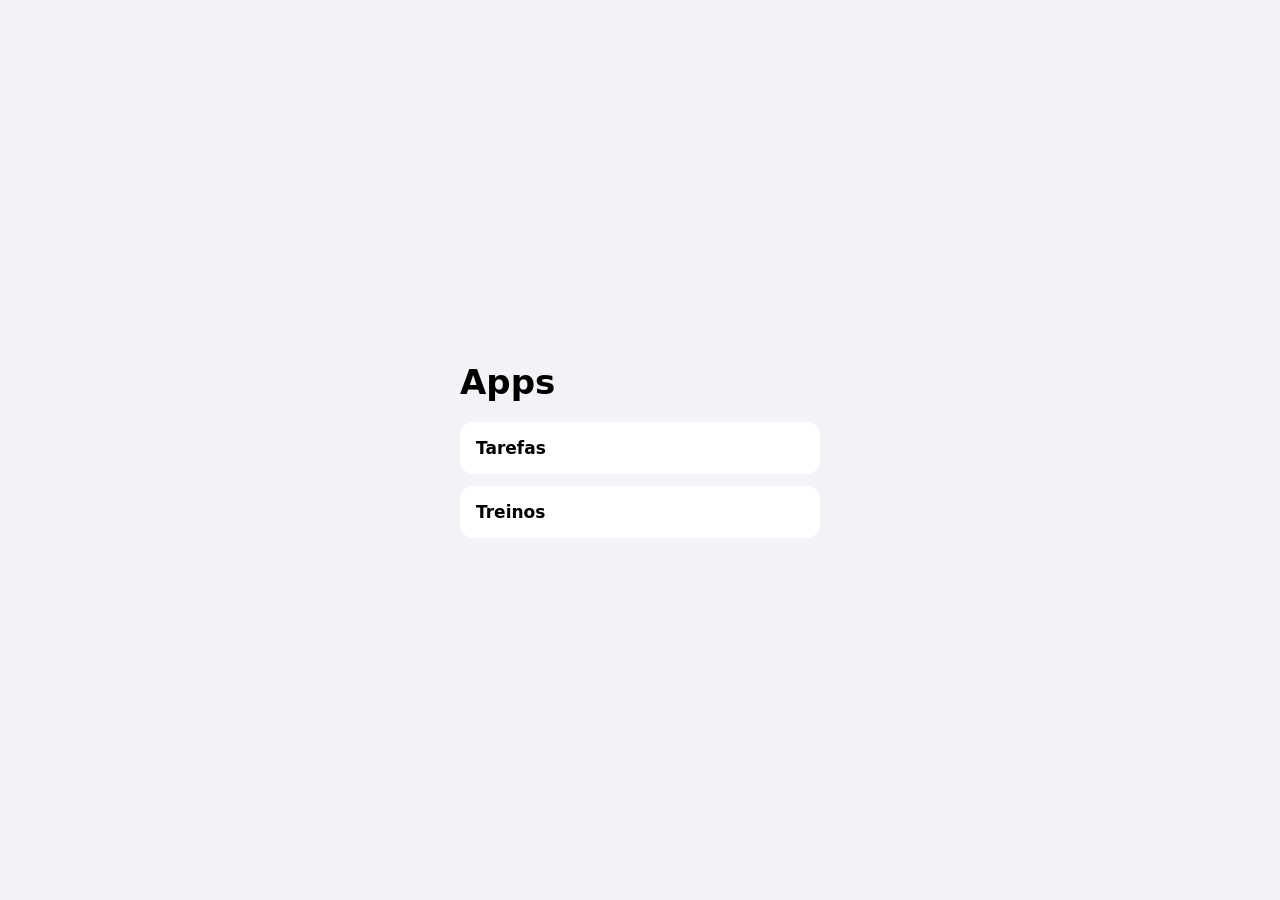
<file: index.html>
<!DOCTYPE html><html lang="pt-BR"><head><meta charset="UTF-8"><meta name="viewport" content="width=device-width, initial-scale=1"><meta name="color-scheme" content="dark light"><title>Apps</title><link rel="stylesheet" href="home.css"></head><body><main><h1>Apps</h1><a href="./tarefas/">Tarefas</a><a href="./treinos/">Treinos</a></main></body></html>
</file>
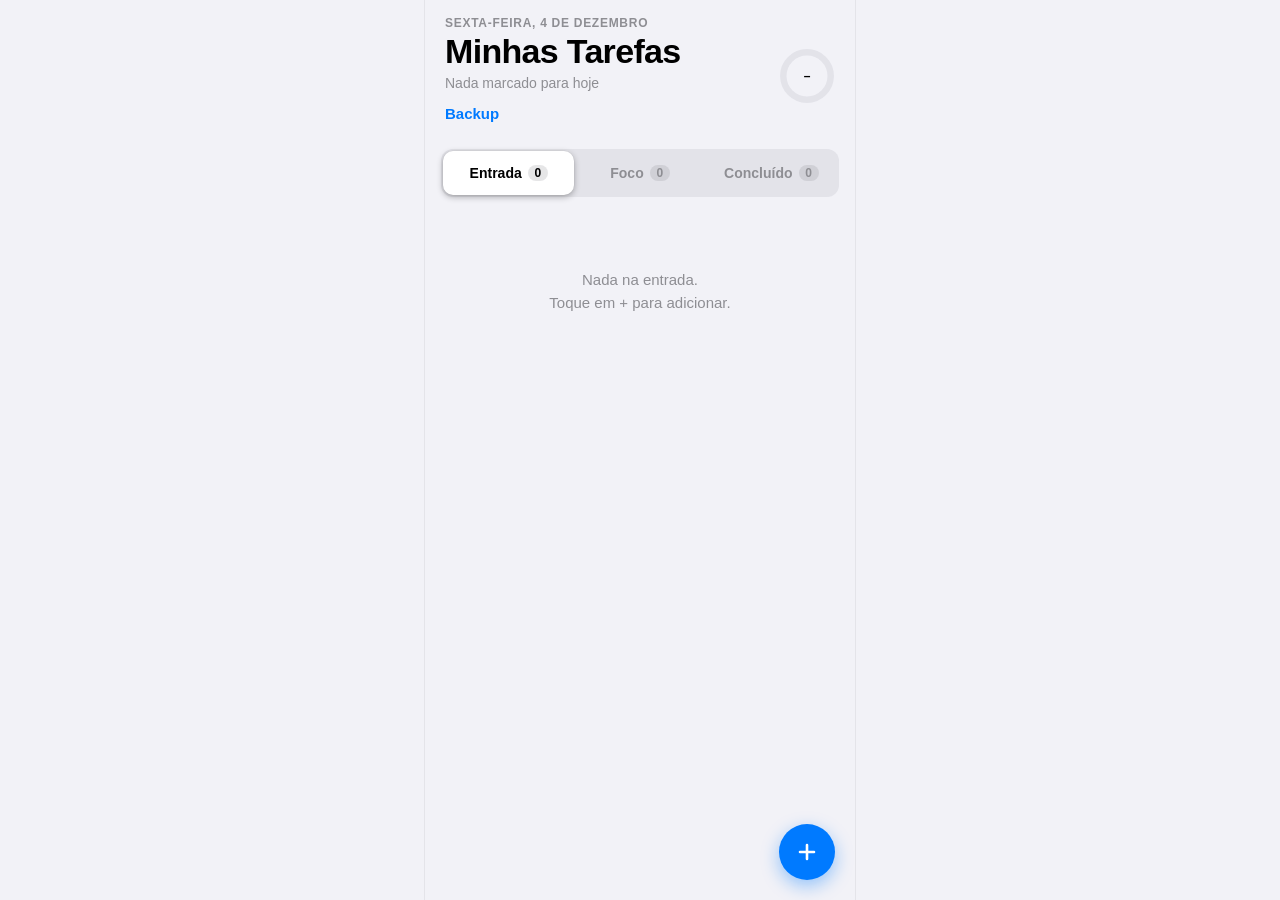
<file: tarefas/index.html>
<!DOCTYPE html>
<html lang="pt-BR">
<head>
  <meta charset="UTF-8">
  <!-- Segurança: só carrega scripts/estilos do próprio site; bloqueia código inline, conexões externas e envio de formulários -->
  <meta http-equiv="Content-Security-Policy" content="default-src 'none'; script-src 'self'; style-src 'self'; img-src 'self' data:; manifest-src 'self'; connect-src 'self'; worker-src 'self'; base-uri 'none'; form-action 'none'">
  <meta name="referrer" content="no-referrer">

  <!-- Viewport: bloqueia zoom acidental e usa a tela inteira (notch) -->
  <meta name="viewport" content="width=device-width, initial-scale=1, maximum-scale=1, user-scalable=no, viewport-fit=cover">

  <!-- PWA / Safari iOS -->
  <meta name="apple-mobile-web-app-capable" content="yes">
  <meta name="mobile-web-app-capable" content="yes">
  <meta name="apple-mobile-web-app-status-bar-style" content="black-translucent">
  <meta name="apple-mobile-web-app-title" content="Tarefas">
  <meta name="format-detection" content="telephone=no">
  <meta name="color-scheme" content="dark light">
  <meta name="theme-color" content="#1c1c1e" media="(prefers-color-scheme: dark)">
  <meta name="theme-color" content="#f2f2f7" media="(prefers-color-scheme: light)">

  <link rel="manifest" href="manifest.json">
  <link rel="icon" href="icon.svg" type="image/svg+xml">
  <!-- O iOS exige PNG para o ícone da Tela de Início. Gere um 180x180 e descomente: -->
  <link rel="apple-touch-icon" href="icon-180.png">

  <title>Minhas Tarefas</title>
  <link rel="stylesheet" href="style.css">
</head>
<body>

  <!-- Container centralizado, travado em 430px (largura de um iPhone Pro Max) -->
  <div class="app" id="app">

    <!-- ===== Cabeçalho: data em caixa alta + título + anel de progresso ===== -->
    <header class="app-header">
      <div class="header-text">
        <p class="eyebrow" id="data-hoje">&nbsp;</p>
        <h1>Minhas Tarefas</h1>
        <p class="resumo" id="resumo">&nbsp;</p>
        <div class="nav-links">
          <button class="nav-link" id="btn-backup" type="button">Backup</button>
        </div>
      </div>

      <div class="ring" id="ring" role="img" aria-label="Progresso do dia">
        <svg viewBox="0 0 52 52" aria-hidden="true">
          <circle class="ring-track" cx="26" cy="26" r="22"></circle>
          <circle class="ring-bar" id="ring-bar" cx="26" cy="26" r="22"></circle>
        </svg>
        <span class="ring-label" id="ring-label">–</span>
      </div>
    </header>

    <!-- ===== Segmented Control (estilo iOS) ===== -->
    <nav class="segmented" id="tabs" role="tablist" aria-label="Colunas">
      <span class="seg-pill" id="tab-indicator"></span>
      <button class="seg active" role="tab" data-tab="0" aria-selected="true">Entrada <span class="count" id="count-entrada">0</span></button>
      <button class="seg" role="tab" data-tab="1" aria-selected="false">Foco <span class="count" id="count-foco">0</span></button>
      <button class="seg" role="tab" data-tab="2" aria-selected="false">Concluído <span class="count" id="count-concluido">0</span></button>
    </nav>

    <!-- ===== Área deslizante: 3 painéis ===== -->
    <main class="viewport" id="viewport">
      <div class="slider" id="slider">

        <section class="panel" role="tabpanel">
          <div class="list" id="list-entrada"></div>
          <p class="empty" id="empty-entrada">Nada na entrada.<br>Toque em + para adicionar.</p>
        </section>

        <section class="panel" role="tabpanel">
          <div class="list" id="list-foco"></div>
          <p class="empty" id="empty-foco">Sem tarefas em foco.<br>Mova algo da Entrada para cá.</p>
        </section>

        <section class="panel" role="tabpanel">
          <div class="toolbar" id="toolbar-concluido">
            <button class="clear-link" id="btn-limpar" type="button">Limpar tudo</button>
          </div>
          <div class="list" id="list-concluido"></div>
          <p class="empty" id="empty-concluido">Nenhuma tarefa concluída ainda.</p>
        </section>

      </div>
    </main>

    <!-- Botão flutuante -->
    <button class="fab" id="fab" type="button" aria-label="Nova tarefa">
      <svg width="24" height="24" viewBox="0 0 24 24" aria-hidden="true"><path d="M12 5v14M5 12h14" stroke="#fff" stroke-width="2.6" stroke-linecap="round"/></svg>
    </button>

    <!-- ===== Folha modal (criar / editar) ===== -->
    <div class="overlay" id="overlay" aria-hidden="true">
      <form class="sheet" id="form-tarefa" novalidate>
        <div class="sheet-bar">
          <button type="button" class="link" id="btn-cancelar">Cancelar</button>
          <h2 id="sheet-titulo">Nova tarefa</h2>
          <button type="submit" class="link strong">Salvar</button>
        </div>

        <label class="field">
          <span>Título</span>
          <input type="text" id="f-titulo" maxlength="120" placeholder="O que precisa ser feito?" autocomplete="off" enterkeyhint="done">
        </label>

        <div class="field-row">
          <label class="field">
            <span>Categoria</span>
            <select id="f-categoria"></select>
          </label>
          <label class="field">
            <span>Coluna</span>
            <select id="f-status">
              <option value="entrada">Entrada</option>
              <option value="foco">Foco</option>
            </select>
          </label>
        </div>

        <label class="field">
          <span>Prazo</span>
          <input type="date" id="f-prazo">
        </label>

        <label class="field">
          <span>Subtarefas (uma por linha)</span>
          <textarea id="f-subs" rows="4" placeholder="Passo 1&#10;Passo 2"></textarea>
        </label>
      </form>
    </div>

    <!-- ===== Backup ===== -->
    <div class="overlay" id="ov-backup" aria-hidden="true">
      <div class="sheet">
        <div class="sheet-bar">
          <button type="button" class="link" id="bk-fechar">Fechar</button>
          <h2>Backup</h2>
          <span class="link"></span>
        </div>
        <p class="dica">Copie este texto e guarde em um lugar seguro (Notas, e-mail). Para restaurar, cole o texto aqui e toque em Importar.</p>
        <textarea id="bk-texto" rows="8" spellcheck="false" autocomplete="off" autocapitalize="off"></textarea>
        <div class="actions">
          <button type="button" class="act" id="bk-copiar">Copiar</button>
          <button type="button" class="act danger" id="bk-importar">Importar</button>
        </div>
      </div>
    </div>

    <!-- Aviso rápido (ex.: falha ao salvar) -->
    <div class="toast" id="toast" role="status" aria-live="polite"></div>

  </div><!-- /.app -->

  <script src="script.js"></script>
</body>
</html>
</file>
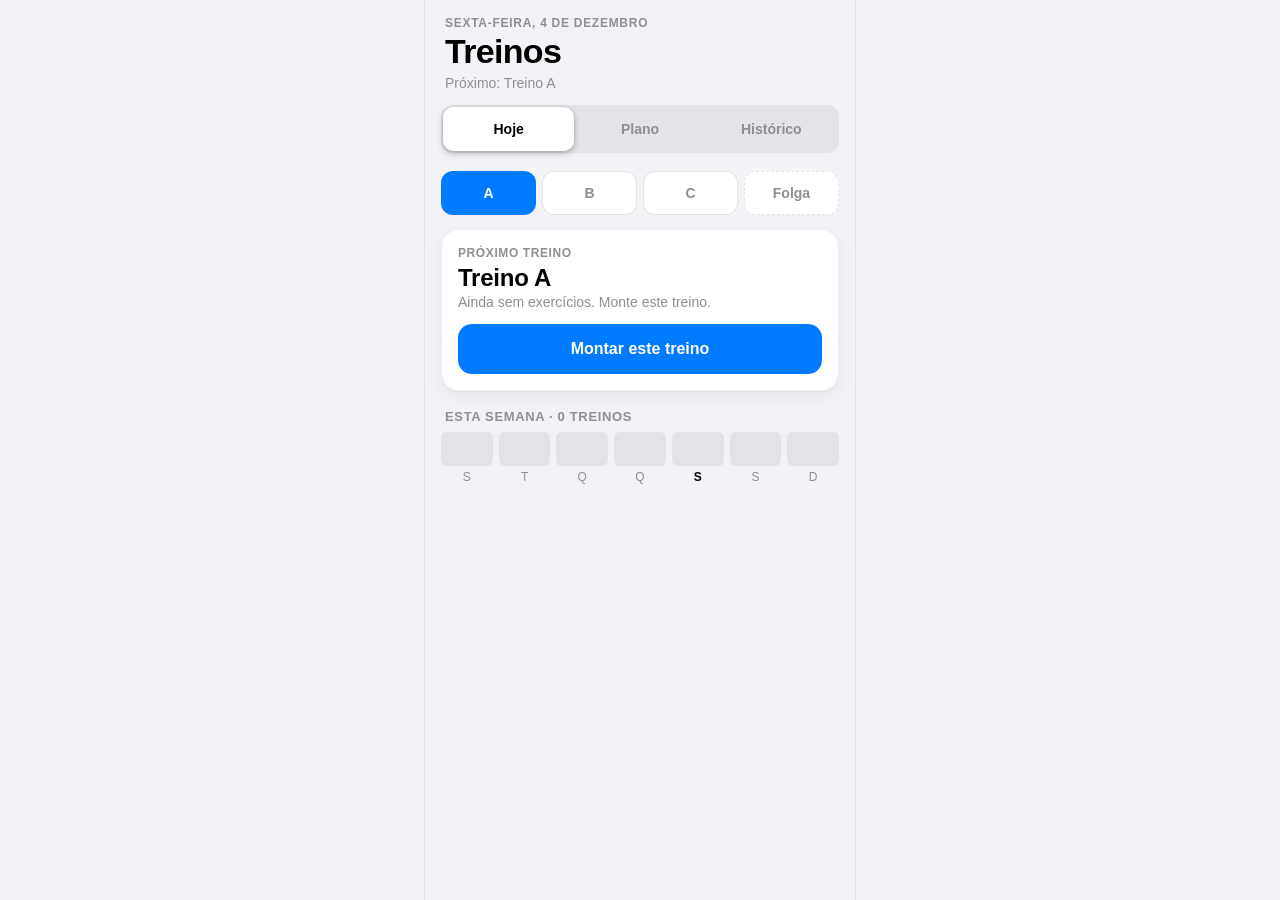
<file: treinos/index.html>
<!DOCTYPE html>
<html lang="pt-BR">
<head>
  <meta charset="UTF-8">
  <!-- Segurança: só carrega scripts/estilos do próprio site; bloqueia código inline, conexões externas e envio de formulários -->
  <meta http-equiv="Content-Security-Policy" content="default-src 'none'; script-src 'self'; style-src 'self'; img-src 'self' data:; manifest-src 'self'; connect-src 'self'; worker-src 'self'; base-uri 'none'; form-action 'none'">
  <meta name="referrer" content="no-referrer">
  <meta name="viewport" content="width=device-width, initial-scale=1, maximum-scale=1, user-scalable=no, viewport-fit=cover">

  <meta name="apple-mobile-web-app-capable" content="yes">
  <meta name="mobile-web-app-capable" content="yes">
  <meta name="apple-mobile-web-app-status-bar-style" content="black-translucent">
  <meta name="apple-mobile-web-app-title" content="Treinos">
  <meta name="format-detection" content="telephone=no">
  <meta name="color-scheme" content="dark light">
  <meta name="theme-color" content="#1c1c1e" media="(prefers-color-scheme: dark)">
  <meta name="theme-color" content="#f2f2f7" media="(prefers-color-scheme: light)">

  <link rel="manifest" href="manifest.json">
  <link rel="icon" href="icon.svg" type="image/svg+xml">
  <link rel="apple-touch-icon" href="icon-180.png">

  <title>Treinos</title>
  <link rel="stylesheet" href="style.css">
  <link rel="stylesheet" href="treinos.css">
</head>
<body>
  <div class="app" id="app">

    <header class="app-header">
      <div class="header-text">
        <p class="eyebrow" id="data-hoje">&nbsp;</p>
        <h1>Treinos</h1>
        <p class="resumo" id="resumo">&nbsp;</p>
      </div>
    </header>

    <nav class="segmented" id="tabs" role="tablist" aria-label="Seções">
      <span class="seg-pill" id="tab-indicator"></span>
      <button class="seg active" role="tab" data-tab="0" aria-selected="true">Hoje</button>
      <button class="seg" role="tab" data-tab="1" aria-selected="false">Plano</button>
      <button class="seg" role="tab" data-tab="2" aria-selected="false">Histórico</button>
    </nav>

    <main class="viewport" id="viewport">
      <div class="slider" id="slider">
        <section class="panel" role="tabpanel"><div id="hoje-conteudo"></div></section>
        <section class="panel" role="tabpanel"><div id="plano-lista"></div></section>
        <section class="panel" role="tabpanel"><div id="hist-lista"></div></section>
      </div>
    </main>

    <!-- ===== Tela: editar treino ===== -->
    <section class="screen" id="tela-editor" aria-hidden="true" aria-label="Editar treino">
      <div class="screen-top">
        <button type="button" class="link" id="ed-voltar">Voltar</button>
        <h2 id="ed-titulo">Treino A</h2>
        <span class="link"></span>
      </div>
      <div class="screen-body">
        <label class="field">
          <span>Nome do treino</span>
          <input type="text" id="ed-nome" maxlength="40" placeholder="Ex.: Peito e tríceps" autocomplete="off" enterkeyhint="done">
        </label>

        <div id="ed-lista"></div>

        <form class="ex-form" id="ed-form" novalidate>
          <p class="form-titulo" id="ed-form-titulo">Novo exercício</p>
          <label class="field">
            <span>Exercício</span>
            <input type="text" id="ex-nome" maxlength="80" placeholder="Ex.: Supino reto" autocomplete="off" enterkeyhint="next">
          </label>
          <div class="field-row3">
            <label class="field"><span>Séries</span><input type="text" id="ex-series" inputmode="numeric" maxlength="2" value="3" autocomplete="off"></label>
            <label class="field"><span>Repetições</span><input type="text" id="ex-reps" maxlength="12" value="10" autocomplete="off"></label>
            <label class="field"><span>Descanso (s)</span><input type="text" id="ex-desc" inputmode="numeric" maxlength="3" value="60" autocomplete="off"></label>
          </div>
          <label class="field">
            <span>Observação (opcional)</span>
            <input type="text" id="ex-obs" maxlength="200" placeholder="Ex.: cadência 3-1-1" autocomplete="off" enterkeyhint="done">
          </label>
          <div class="actions">
            <button type="button" class="act" id="ex-cancelar" hidden>Cancelar</button>
            <button type="submit" class="act strong" id="ex-salvar">Adicionar</button>
          </div>
        </form>
      </div>
    </section>

    <!-- ===== Tela: treino em andamento ===== -->
    <section class="screen" id="tela-sessao" aria-hidden="true" aria-label="Treino em andamento">
      <div class="screen-top">
        <button type="button" class="link" id="ss-sair">Sair</button>
        <p class="screen-sub" id="ss-info"></p>
        <button type="button" class="link strong" id="ss-fim">Finalizar</button>
      </div>
      <div class="progress"><div class="progress-bar" id="ss-barra"></div></div>
      <div class="screen-body" id="ss-corpo"></div>
      <div class="rest" id="ss-rest" hidden>
        <div class="rest-info">
          <p class="rest-rotulo" id="ss-rotulo">Descanso</p>
          <p class="rest-tempo" id="ss-tempo">00:00</p>
        </div>
        <button type="button" class="act" id="ss-mais">+30 s</button>
        <button type="button" class="act" id="ss-pular">Pular</button>
      </div>
      <div class="screen-foot">
        <button type="button" class="btn-sec" id="ss-ant">Anterior</button>
        <button type="button" class="btn-primary" id="ss-prox">Próximo</button>
      </div>
    </section>

    <!-- ===== Backup ===== -->
    <div class="overlay" id="ov-backup" aria-hidden="true">
      <div class="sheet">
        <div class="sheet-bar">
          <button type="button" class="link" id="bk-fechar">Fechar</button>
          <h2>Backup</h2>
          <span class="link"></span>
        </div>
        <p class="dica">Copie este texto e guarde em um lugar seguro (Notas, e-mail). Para restaurar, cole o texto aqui e toque em Importar.</p>
        <textarea id="bk-texto" rows="8" spellcheck="false" autocomplete="off" autocapitalize="off"></textarea>
        <div class="actions">
          <button type="button" class="act" id="bk-copiar">Copiar</button>
          <button type="button" class="act danger" id="bk-importar">Importar</button>
        </div>
      </div>
    </div>

    <div class="toast" id="toast" role="status" aria-live="polite"></div>
  </div>

  <script src="treinos.js"></script>
</body>
</html>
</file>
<file: home.css>
:root{color-scheme:dark light}body{margin:0;font:17px -apple-system,system-ui,sans-serif;background:#1c1c1e;color:#fff;display:grid;place-items:center;min-height:100vh}@media(prefers-color-scheme:light){body{background:#f2f2f7;color:#000}}main{width:min(90vw,360px);display:grid;gap:12px}h1{margin:0 0 8px}a{display:block;padding:16px;border-radius:14px;background:#2c2c2e;color:inherit;text-decoration:none;font-weight:600}@media(prefers-color-scheme:light){a{background:#fff}}
</file>
<file: tarefas/style.css>
/* =====================================================
   TAREFAS iOS — estilo premium (Dark Mode nativo)
   ===================================================== */

/* ---------- Variáveis: Dark Mode é o padrão ---------- */
:root {
  --bg: #1c1c1e;
  --card: #2c2c2e;
  --text: #ffffff;
  --text-2: #8e8e93;
  --sep: rgba(255, 255, 255, 0.08);
  --card-border: rgba(255, 255, 255, 0.05);
  --seg-bg: #2c2c2e;
  --seg-pill: #636366;               /* pílula ativa flutuando sobre o fundo */
  --field-bg: rgba(118, 118, 128, 0.24);
  --sheet-bg: #1c1c1e;
  --blue: #007aff;
  --green: #34c759;
  --red: #ff3b30;
  --orange: #ff9500;
  --gray: #8e8e93;
  --shadow: 0 1px 2px rgba(0, 0, 0, 0.3), 0 8px 20px rgba(0, 0, 0, 0.22);
}

/* ---------- Modo Claro (só se o aparelho estiver em claro) ---------- */
@media (prefers-color-scheme: light) {
  :root {
    --bg: #f2f2f7;
    --card: #ffffff;
    --text: #000000;
    --sep: rgba(60, 60, 67, 0.14);
    --card-border: rgba(0, 0, 0, 0.06);
    --seg-bg: rgba(118, 118, 128, 0.12);
    --seg-pill: #ffffff;
    --field-bg: rgba(118, 118, 128, 0.12);
    --sheet-bg: #f2f2f7;
    --shadow: 0 1px 2px rgba(0, 0, 0, 0.05), 0 6px 16px rgba(0, 0, 0, 0.05);
  }
}

/* ---------- Reset / base ---------- */
* {
  box-sizing: border-box;
  -webkit-tap-highlight-color: transparent;
}

[hidden] { display: none !important; }

html {
  height: 100%;
  overscroll-behavior-y: contain;       /* blinda o scroll elástico da página */
  -webkit-text-size-adjust: 100%;
}

body {
  margin: 0;
  height: 100%;
  background: var(--bg);
  color: var(--text);
  font-family: -apple-system, BlinkMacSystemFont, "SF Pro Text", "Helvetica Neue", Arial, sans-serif;
  font-size: 16px;
  -webkit-font-smoothing: antialiased;
  overflow: hidden;
  overscroll-behavior-y: contain;
  touch-action: pan-y;                  /* sem delay de clique; só rolagem vertical */
  user-select: none;
  -webkit-user-select: none;
  -webkit-touch-callout: none;
}

button {
  font: inherit;
  color: inherit;
  background: none;
  border: 0;
  padding: 0;
  cursor: pointer;
  touch-action: manipulation;
  -webkit-appearance: none;
  appearance: none;
}

/* 16px nos campos evita o zoom automático do Safari ao focar */
input, select, textarea {
  font: inherit;
  font-size: 16px;
  color: var(--text);
  user-select: text;
  -webkit-user-select: text;
  -webkit-appearance: none;
  appearance: none;
}

/* ---------- Container centralizado (máx. 430px) ---------- */
.app {
  position: relative;                   /* ancora o FAB e o modal dentro dos 430px */
  display: flex;
  flex-direction: column;
  width: 100%;
  max-width: 430px;
  height: 100%;
  height: 100dvh;
  margin: 0 auto;
  overflow: hidden;
  background: var(--bg);
  padding-top: env(safe-area-inset-top);
}

@media (min-width: 431px) {
  .app { box-shadow: 0 0 0 0.5px var(--sep); }   /* contorno sutil no desktop */
}

/* ---------- Cabeçalho ---------- */
.app-header {
  flex: none;
  display: flex;
  align-items: center;
  justify-content: space-between;
  gap: 12px;
  padding: 16px 20px 14px;
}

.eyebrow {
  margin: 0;
  font-size: 12px;
  font-weight: 600;
  color: var(--text-2);                 /* #8e8e93 */
  text-transform: uppercase;
  letter-spacing: 0.06em;
}

.app-header h1 {
  margin: 3px 0 0;
  font-size: 34px;
  font-weight: 800;
  letter-spacing: -0.02em;
  line-height: 1.1;
}

.resumo {
  margin: 5px 0 0;
  font-size: 14px;
  color: var(--text-2);
}

/* Anel de progresso */
.ring {
  position: relative;
  flex: none;
  width: 56px;
  height: 56px;
}
.ring svg { width: 100%; height: 100%; transform: rotate(-90deg); }
.ring circle { fill: none; stroke-width: 6; }
.ring-track { stroke: var(--seg-bg); }
.ring-bar {
  stroke: var(--green);
  stroke-linecap: round;
  stroke-dasharray: 138.23;             /* 2 * PI * 22 */
  stroke-dashoffset: 138.23;
  transition: stroke-dashoffset 0.6s cubic-bezier(0.25, 0.8, 0.25, 1);
}
.ring-label {
  position: absolute;
  inset: 0;
  display: grid;
  place-items: center;
  font-size: 12px;
  font-weight: 700;
}

/* ---------- Segmented Control ---------- */
.segmented {
  flex: none;
  position: relative;
  display: grid;
  grid-template-columns: repeat(3, 1fr);
  margin: 0 16px 14px;
  padding: 2px;                         /* margem interna sutil */
  background: var(--seg-bg);
  border-radius: 12px;
}

.seg-pill {
  position: absolute;
  top: 2px;
  bottom: 2px;
  left: 2px;
  width: calc((100% - 4px) / 3);
  background: var(--seg-pill);
  border-radius: 10px;
  box-shadow: 0 2px 6px rgba(0, 0, 0, 0.3), 0 0 0 0.5px rgba(0, 0, 0, 0.04);
  transition: transform 0.35s cubic-bezier(0.25, 0.8, 0.25, 1);
}

.seg {
  position: relative;
  z-index: 1;
  min-height: 44px;                     /* hit target */
  display: flex;
  align-items: center;
  justify-content: center;
  gap: 6px;
  font-size: 14px;
  font-weight: 600;
  color: var(--text-2);
  transition: color 0.25s;
}
.seg.active { color: var(--text); }

.count {
  min-width: 20px;
  padding: 1px 6px;
  border-radius: 999px;
  background: rgba(142, 142, 147, 0.22);
  font-size: 12px;
  font-weight: 700;
  text-align: center;
}

/* ---------- Slider ---------- */
.viewport {
  flex: 1;
  min-height: 0;
  overflow: hidden;
  touch-action: pan-y;
}

.slider {
  display: flex;
  width: 300%;
  height: 100%;
  transition: transform 0.35s cubic-bezier(0.25, 0.8, 0.25, 1);
  will-change: transform;
}

.panel {
  width: 33.3333%;
  height: 100%;
  overflow-y: auto;
  overscroll-behavior-y: contain;
  -webkit-overflow-scrolling: touch;
  padding: 2px 16px calc(110px + env(safe-area-inset-bottom));
}

.empty {
  margin: 56px 0 0;
  text-align: center;
  color: var(--text-2);
  font-size: 15px;
  line-height: 1.5;
}

.toolbar {
  display: flex;
  justify-content: flex-end;
  margin-bottom: 2px;
}

/* "Limpar tudo": link azul nativo */
.clear-link {
  min-height: 44px;
  padding: 0 4px;
  font-size: 16px;
  font-weight: 500;
  color: var(--blue);                   /* #007aff */
}
.clear-link:active { opacity: 0.5; }

/* ---------- Cards (widgets) ----------
   Cada card recebe --c (cor da categoria, "R,G,B") via JavaScript */
.card {
  background: var(--card);
  border-radius: 18px;
  border: 0.5px solid var(--card-border);
  box-shadow: var(--shadow);
  margin-bottom: 10px;
  transition: opacity 0.3s ease, transform 0.3s ease;
}

/* listas longas: o navegador só calcula o layout do que está na tela */
.card { content-visibility: auto; contain-intrinsic-size: auto 96px; }

.card.fade-out {
  opacity: 0;
  transform: scale(0.94);
}

.card-main {
  display: flex;
  align-items: flex-start;
  gap: 2px;
  min-height: 64px;
  padding: 8px 14px 8px 4px;
  cursor: pointer;
  touch-action: manipulation;
}

/* Círculo vazado nativo: borda herda a cor da categoria */
.check {
  flex: none;
  width: 44px;
  height: 44px;
  display: grid;
  place-items: center;
}

.check-circle {
  width: 24px;
  height: 24px;
  border-radius: 50%;
  border: 2px solid rgb(var(--c, 142, 142, 147));
  display: grid;
  place-items: center;
  transition: background 0.25s ease, border-color 0.25s ease, transform 0.15s ease;
}
.check:active .check-circle { transform: scale(0.88); }

.check-circle svg { opacity: 0; transform: scale(0.6); transition: opacity 0.2s, transform 0.25s; }

.card.done > .card-main .check-circle,
.sub.concluida .check-circle {
  background: rgb(var(--c, 142, 142, 147));
}
.card.done > .card-main .check-circle svg,
.sub.concluida .check-circle svg { opacity: 1; transform: scale(1); }

.card-body {
  flex: 1;
  min-width: 0;
  padding: 11px 0 4px;
}

.card-title {
  font-size: 17px;
  font-weight: 600;
  line-height: 1.3;
  overflow-wrap: anywhere;
  transition: opacity 0.35s ease;
}

/* Risca central animada (cresce da esquerda p/ a direita) + fade do texto */
.card-title .t {
  background: linear-gradient(currentColor, currentColor) no-repeat 0 55% / 0% 1.5px;
  -webkit-box-decoration-break: clone;
  box-decoration-break: clone;
  transition: background-size 0.4s ease, color 0.35s ease;
}
.card.done .card-title { opacity: 0.55; }
.card.done .card-title .t {
  background-size: 100% 1.5px;
  color: var(--text-2);
}

.card-meta {
  display: flex;
  flex-wrap: wrap;
  align-items: center;
  gap: 6px;
  margin-top: 8px;
}

.tag, .badge {
  font-size: 12px;
  font-weight: 600;
  padding: 3px 9px;
  border-radius: 999px;
  line-height: 1.2;
}

.tag {
  background: rgba(var(--c, 142, 142, 147), 0.18);
  color: rgb(var(--c, 142, 142, 147));
}

/* Selos de prazo (classes injetadas pelo JS) */
.badge.red    { background: rgba(255, 59, 48, 0.18);   color: var(--red); }
.badge.orange { background: rgba(255, 149, 0, 0.18);   color: var(--orange); }
.badge.gray   { background: rgba(142, 142, 147, 0.2);  color: var(--gray); }

/* Indicador discreto: "▼ 1/3 subtarefas" */
.sub-indicator {
  display: inline-flex;
  align-items: center;
  gap: 5px;
  margin-top: 8px;
  font-size: 13px;
  color: var(--text-2);
}
.sub-indicator .arrow {
  display: inline-block;
  font-size: 9px;
  transition: transform 0.3s ease;
}
.card.open .sub-indicator .arrow { transform: rotate(180deg); }

/* ---------- Accordion (transição de max-height) ---------- */
.card-extra {
  max-height: 0;
  overflow: hidden;
  transition: max-height 0.35s ease;
}

.extra-pad {
  margin: 0 14px;
  padding: 4px 0 12px;
  border-top: 0.5px solid var(--sep);
}

.sub {
  display: flex;
  align-items: center;
  min-height: 44px;
  transition: opacity 0.3s ease;
}
.sub .check-circle { width: 20px; height: 20px; }

.sub-text {
  flex: 1;
  min-width: 0;
  font-size: 15px;
  overflow-wrap: anywhere;
  background: linear-gradient(currentColor, currentColor) no-repeat 0 55% / 0% 1.5px;
  -webkit-box-decoration-break: clone;
  box-decoration-break: clone;
  transition: background-size 0.35s ease;
}
.sub.concluida { opacity: 0.5; }
.sub.concluida .sub-text { background-size: 100% 1.5px; }

.sub-del {
  flex: none;
  width: 44px;
  height: 44px;
  display: grid;
  place-items: center;
  color: var(--text-2);
}

.sub-add {
  display: flex;
  margin: 2px 0 8px;
}
.sub-add input {
  flex: 1;
  min-width: 0;
  min-height: 44px;
  padding: 0 12px;
  border: 0;
  border-radius: 12px;
  background: var(--field-bg);
}

.actions {
  display: flex;
  gap: 8px;
}
.act {
  flex: 1;
  min-height: 44px;
  padding: 0 8px;
  border-radius: 12px;
  background: var(--field-bg);
  font-size: 14px;
  font-weight: 600;
  color: var(--blue);
}
.act.danger { color: var(--red); }
.act:active { opacity: 0.6; }

/* ---------- Botão flutuante (dentro do container de 430px) ---------- */
.fab {
  position: absolute;
  right: 20px;
  bottom: calc(20px + env(safe-area-inset-bottom));
  width: 56px;
  height: 56px;
  border-radius: 50%;
  background: var(--blue);
  display: grid;
  place-items: center;
  box-shadow: 0 6px 18px rgba(0, 122, 255, 0.4);
  transition: transform 0.15s;
  z-index: 5;
}
.fab:active { transform: scale(0.92); }

/* ---------- Folha modal ---------- */
.overlay {
  position: absolute;
  inset: 0;
  z-index: 10;
  display: flex;
  align-items: flex-end;
  background: rgba(0, 0, 0, 0.45);
  opacity: 0;
  visibility: hidden;
  transition: opacity 0.25s ease, visibility 0.25s;
  overscroll-behavior: contain;
}
.overlay.open { opacity: 1; visibility: visible; }

.sheet {
  width: 100%;
  max-height: 92%;
  overflow-y: auto;
  overscroll-behavior: contain;
  background: var(--sheet-bg);
  border-radius: 22px 22px 0 0;
  border-top: 0.5px solid var(--sep);
  padding: 6px 16px calc(20px + env(safe-area-inset-bottom));
  transform: translateY(100%);
  transition: transform 0.35s cubic-bezier(0.25, 0.8, 0.25, 1);
}
.overlay.open .sheet { transform: translateY(0); }

.sheet-bar {
  display: flex;
  align-items: center;
  justify-content: space-between;
  margin-bottom: 8px;
}
.sheet-bar h2 { margin: 0; font-size: 17px; font-weight: 700; }

.link {
  min-width: 76px;
  min-height: 44px;
  font-size: 17px;
  color: var(--blue);
  text-align: left;
}
.link.strong { font-weight: 700; text-align: right; }

.field { display: block; margin-bottom: 14px; min-width: 0; }
.field > span {
  display: block;
  margin: 0 4px 6px;
  font-size: 13px;
  font-weight: 600;
  color: var(--text-2);
}
.field input,
.field select,
.field textarea {
  width: 100%;
  min-height: 44px;
  padding: 10px 12px;
  border: 0;
  border-radius: 12px;
  background: var(--card);
}
.field textarea { resize: none; line-height: 1.4; }
.field-row { display: grid; grid-template-columns: 1fr 1fr; gap: 12px; }

/* ---------- Aviso (toast) ---------- */
.toast {
  position: absolute;
  left: 16px;
  right: 16px;
  bottom: calc(84px + env(safe-area-inset-bottom));
  z-index: 20;
  padding: 12px 14px;
  border-radius: 14px;
  background: var(--card);
  border: 0.5px solid var(--sep);
  box-shadow: var(--shadow);
  font-size: 14px;
  text-align: center;
  opacity: 0;
  transform: translateY(8px);
  pointer-events: none;
  transition: opacity 0.25s ease, transform 0.25s ease;
}
.toast.show { opacity: 1; transform: none; }

@media (prefers-reduced-motion: reduce) {
  *, *::before, *::after { transition-duration: 0.01ms !important; }
}

/* ---------- Link de navegação entre páginas ---------- */
.nav-link {
  display: inline-flex;
  align-items: center;
  min-height: 44px;
  font-size: 15px;
  font-weight: 600;
  color: var(--blue);
  text-decoration: none;
}
.nav-link:active { opacity: 0.5; }

/* ---------- Links do cabeçalho ---------- */
.nav-links { display: flex; flex-wrap: wrap; gap: 4px 18px; }
.nav-link.feito { color: var(--green); }

/* ---------- Textos e botões compartilhados ---------- */
.dica { margin: 0 4px 10px; font-size: 13px; color: var(--text-2); line-height: 1.4; }
.act.strong { background: var(--blue); color: #fff; }
#bk-texto { width: 100%; padding: 12px; border: 0; border-radius: 12px; background: var(--card); resize: none; font-size: 13px; line-height: 1.4; margin-bottom: 12px; }

/* ---------- Aviso com ação (ex.: Desfazer) ---------- */
.toast.show.acao { pointer-events: auto; }
.toast.acao { display: flex; align-items: center; justify-content: space-between; gap: 12px; text-align: left; padding-top: 2px; padding-bottom: 2px; }
.toast-btn { flex: none; min-height: 44px; padding: 0 8px; font-size: 15px; font-weight: 700; color: var(--blue); }
</file>
<file: treinos/style.css>
/* =====================================================
   TAREFAS iOS — estilo premium (Dark Mode nativo)
   ===================================================== */

/* ---------- Variáveis: Dark Mode é o padrão ---------- */
:root {
  --bg: #1c1c1e;
  --card: #2c2c2e;
  --text: #ffffff;
  --text-2: #8e8e93;
  --sep: rgba(255, 255, 255, 0.08);
  --card-border: rgba(255, 255, 255, 0.05);
  --seg-bg: #2c2c2e;
  --seg-pill: #636366;               /* pílula ativa flutuando sobre o fundo */
  --field-bg: rgba(118, 118, 128, 0.24);
  --sheet-bg: #1c1c1e;
  --blue: #007aff;
  --green: #34c759;
  --red: #ff3b30;
  --orange: #ff9500;
  --gray: #8e8e93;
  --shadow: 0 1px 2px rgba(0, 0, 0, 0.3), 0 8px 20px rgba(0, 0, 0, 0.22);
}

/* ---------- Modo Claro (só se o aparelho estiver em claro) ---------- */
@media (prefers-color-scheme: light) {
  :root {
    --bg: #f2f2f7;
    --card: #ffffff;
    --text: #000000;
    --sep: rgba(60, 60, 67, 0.14);
    --card-border: rgba(0, 0, 0, 0.06);
    --seg-bg: rgba(118, 118, 128, 0.12);
    --seg-pill: #ffffff;
    --field-bg: rgba(118, 118, 128, 0.12);
    --sheet-bg: #f2f2f7;
    --shadow: 0 1px 2px rgba(0, 0, 0, 0.05), 0 6px 16px rgba(0, 0, 0, 0.05);
  }
}

/* ---------- Reset / base ---------- */
* {
  box-sizing: border-box;
  -webkit-tap-highlight-color: transparent;
}

[hidden] { display: none !important; }

html {
  height: 100%;
  overscroll-behavior-y: contain;       /* blinda o scroll elástico da página */
  -webkit-text-size-adjust: 100%;
}

body {
  margin: 0;
  height: 100%;
  background: var(--bg);
  color: var(--text);
  font-family: -apple-system, BlinkMacSystemFont, "SF Pro Text", "Helvetica Neue", Arial, sans-serif;
  font-size: 16px;
  -webkit-font-smoothing: antialiased;
  overflow: hidden;
  overscroll-behavior-y: contain;
  touch-action: pan-y;                  /* sem delay de clique; só rolagem vertical */
  user-select: none;
  -webkit-user-select: none;
  -webkit-touch-callout: none;
}

button {
  font: inherit;
  color: inherit;
  background: none;
  border: 0;
  padding: 0;
  cursor: pointer;
  touch-action: manipulation;
  -webkit-appearance: none;
  appearance: none;
}

/* 16px nos campos evita o zoom automático do Safari ao focar */
input, select, textarea {
  font: inherit;
  font-size: 16px;
  color: var(--text);
  user-select: text;
  -webkit-user-select: text;
  -webkit-appearance: none;
  appearance: none;
}

/* ---------- Container centralizado (máx. 430px) ---------- */
.app {
  position: relative;                   /* ancora o FAB e o modal dentro dos 430px */
  display: flex;
  flex-direction: column;
  width: 100%;
  max-width: 430px;
  height: 100%;
  height: 100dvh;
  margin: 0 auto;
  overflow: hidden;
  background: var(--bg);
  padding-top: env(safe-area-inset-top);
}

@media (min-width: 431px) {
  .app { box-shadow: 0 0 0 0.5px var(--sep); }   /* contorno sutil no desktop */
}

/* ---------- Cabeçalho ---------- */
.app-header {
  flex: none;
  display: flex;
  align-items: center;
  justify-content: space-between;
  gap: 12px;
  padding: 16px 20px 14px;
}

.eyebrow {
  margin: 0;
  font-size: 12px;
  font-weight: 600;
  color: var(--text-2);                 /* #8e8e93 */
  text-transform: uppercase;
  letter-spacing: 0.06em;
}

.app-header h1 {
  margin: 3px 0 0;
  font-size: 34px;
  font-weight: 800;
  letter-spacing: -0.02em;
  line-height: 1.1;
}

.resumo {
  margin: 5px 0 0;
  font-size: 14px;
  color: var(--text-2);
}

/* Anel de progresso */
.ring {
  position: relative;
  flex: none;
  width: 56px;
  height: 56px;
}
.ring svg { width: 100%; height: 100%; transform: rotate(-90deg); }
.ring circle { fill: none; stroke-width: 6; }
.ring-track { stroke: var(--seg-bg); }
.ring-bar {
  stroke: var(--green);
  stroke-linecap: round;
  stroke-dasharray: 138.23;             /* 2 * PI * 22 */
  stroke-dashoffset: 138.23;
  transition: stroke-dashoffset 0.6s cubic-bezier(0.25, 0.8, 0.25, 1);
}
.ring-label {
  position: absolute;
  inset: 0;
  display: grid;
  place-items: center;
  font-size: 12px;
  font-weight: 700;
}

/* ---------- Segmented Control ---------- */
.segmented {
  flex: none;
  position: relative;
  display: grid;
  grid-template-columns: repeat(3, 1fr);
  margin: 0 16px 14px;
  padding: 2px;                         /* margem interna sutil */
  background: var(--seg-bg);
  border-radius: 12px;
}

.seg-pill {
  position: absolute;
  top: 2px;
  bottom: 2px;
  left: 2px;
  width: calc((100% - 4px) / 3);
  background: var(--seg-pill);
  border-radius: 10px;
  box-shadow: 0 2px 6px rgba(0, 0, 0, 0.3), 0 0 0 0.5px rgba(0, 0, 0, 0.04);
  transition: transform 0.35s cubic-bezier(0.25, 0.8, 0.25, 1);
}

.seg {
  position: relative;
  z-index: 1;
  min-height: 44px;                     /* hit target */
  display: flex;
  align-items: center;
  justify-content: center;
  gap: 6px;
  font-size: 14px;
  font-weight: 600;
  color: var(--text-2);
  transition: color 0.25s;
}
.seg.active { color: var(--text); }

.count {
  min-width: 20px;
  padding: 1px 6px;
  border-radius: 999px;
  background: rgba(142, 142, 147, 0.22);
  font-size: 12px;
  font-weight: 700;
  text-align: center;
}

/* ---------- Slider ---------- */
.viewport {
  flex: 1;
  min-height: 0;
  overflow: hidden;
  touch-action: pan-y;
}

.slider {
  display: flex;
  width: 300%;
  height: 100%;
  transition: transform 0.35s cubic-bezier(0.25, 0.8, 0.25, 1);
  will-change: transform;
}

.panel {
  width: 33.3333%;
  height: 100%;
  overflow-y: auto;
  overscroll-behavior-y: contain;
  -webkit-overflow-scrolling: touch;
  padding: 2px 16px calc(110px + env(safe-area-inset-bottom));
}

.empty {
  margin: 56px 0 0;
  text-align: center;
  color: var(--text-2);
  font-size: 15px;
  line-height: 1.5;
}

.toolbar {
  display: flex;
  justify-content: flex-end;
  margin-bottom: 2px;
}

/* "Limpar tudo": link azul nativo */
.clear-link {
  min-height: 44px;
  padding: 0 4px;
  font-size: 16px;
  font-weight: 500;
  color: var(--blue);                   /* #007aff */
}
.clear-link:active { opacity: 0.5; }

/* ---------- Cards (widgets) ----------
   Cada card recebe --c (cor da categoria, "R,G,B") via JavaScript */
.card {
  background: var(--card);
  border-radius: 18px;
  border: 0.5px solid var(--card-border);
  box-shadow: var(--shadow);
  margin-bottom: 10px;
  transition: opacity 0.3s ease, transform 0.3s ease;
}

/* listas longas: o navegador só calcula o layout do que está na tela */
.card { content-visibility: auto; contain-intrinsic-size: auto 96px; }

.card.fade-out {
  opacity: 0;
  transform: scale(0.94);
}

.card-main {
  display: flex;
  align-items: flex-start;
  gap: 2px;
  min-height: 64px;
  padding: 8px 14px 8px 4px;
  cursor: pointer;
  touch-action: manipulation;
}

/* Círculo vazado nativo: borda herda a cor da categoria */
.check {
  flex: none;
  width: 44px;
  height: 44px;
  display: grid;
  place-items: center;
}

.check-circle {
  width: 24px;
  height: 24px;
  border-radius: 50%;
  border: 2px solid rgb(var(--c, 142, 142, 147));
  display: grid;
  place-items: center;
  transition: background 0.25s ease, border-color 0.25s ease, transform 0.15s ease;
}
.check:active .check-circle { transform: scale(0.88); }

.check-circle svg { opacity: 0; transform: scale(0.6); transition: opacity 0.2s, transform 0.25s; }

.card.done > .card-main .check-circle,
.sub.concluida .check-circle {
  background: rgb(var(--c, 142, 142, 147));
}
.card.done > .card-main .check-circle svg,
.sub.concluida .check-circle svg { opacity: 1; transform: scale(1); }

.card-body {
  flex: 1;
  min-width: 0;
  padding: 11px 0 4px;
}

.card-title {
  font-size: 17px;
  font-weight: 600;
  line-height: 1.3;
  overflow-wrap: anywhere;
  transition: opacity 0.35s ease;
}

/* Risca central animada (cresce da esquerda p/ a direita) + fade do texto */
.card-title .t {
  background: linear-gradient(currentColor, currentColor) no-repeat 0 55% / 0% 1.5px;
  -webkit-box-decoration-break: clone;
  box-decoration-break: clone;
  transition: background-size 0.4s ease, color 0.35s ease;
}
.card.done .card-title { opacity: 0.55; }
.card.done .card-title .t {
  background-size: 100% 1.5px;
  color: var(--text-2);
}

.card-meta {
  display: flex;
  flex-wrap: wrap;
  align-items: center;
  gap: 6px;
  margin-top: 8px;
}

.tag, .badge {
  font-size: 12px;
  font-weight: 600;
  padding: 3px 9px;
  border-radius: 999px;
  line-height: 1.2;
}

.tag {
  background: rgba(var(--c, 142, 142, 147), 0.18);
  color: rgb(var(--c, 142, 142, 147));
}

/* Selos de prazo (classes injetadas pelo JS) */
.badge.red    { background: rgba(255, 59, 48, 0.18);   color: var(--red); }
.badge.orange { background: rgba(255, 149, 0, 0.18);   color: var(--orange); }
.badge.gray   { background: rgba(142, 142, 147, 0.2);  color: var(--gray); }

/* Indicador discreto: "▼ 1/3 subtarefas" */
.sub-indicator {
  display: inline-flex;
  align-items: center;
  gap: 5px;
  margin-top: 8px;
  font-size: 13px;
  color: var(--text-2);
}
.sub-indicator .arrow {
  display: inline-block;
  font-size: 9px;
  transition: transform 0.3s ease;
}
.card.open .sub-indicator .arrow { transform: rotate(180deg); }

/* ---------- Accordion (transição de max-height) ---------- */
.card-extra {
  max-height: 0;
  overflow: hidden;
  transition: max-height 0.35s ease;
}

.extra-pad {
  margin: 0 14px;
  padding: 4px 0 12px;
  border-top: 0.5px solid var(--sep);
}

.sub {
  display: flex;
  align-items: center;
  min-height: 44px;
  transition: opacity 0.3s ease;
}
.sub .check-circle { width: 20px; height: 20px; }

.sub-text {
  flex: 1;
  min-width: 0;
  font-size: 15px;
  overflow-wrap: anywhere;
  background: linear-gradient(currentColor, currentColor) no-repeat 0 55% / 0% 1.5px;
  -webkit-box-decoration-break: clone;
  box-decoration-break: clone;
  transition: background-size 0.35s ease;
}
.sub.concluida { opacity: 0.5; }
.sub.concluida .sub-text { background-size: 100% 1.5px; }

.sub-del {
  flex: none;
  width: 44px;
  height: 44px;
  display: grid;
  place-items: center;
  color: var(--text-2);
}

.sub-add {
  display: flex;
  margin: 2px 0 8px;
}
.sub-add input {
  flex: 1;
  min-width: 0;
  min-height: 44px;
  padding: 0 12px;
  border: 0;
  border-radius: 12px;
  background: var(--field-bg);
}

.actions {
  display: flex;
  gap: 8px;
}
.act {
  flex: 1;
  min-height: 44px;
  padding: 0 8px;
  border-radius: 12px;
  background: var(--field-bg);
  font-size: 14px;
  font-weight: 600;
  color: var(--blue);
}
.act.danger { color: var(--red); }
.act:active { opacity: 0.6; }

/* ---------- Botão flutuante (dentro do container de 430px) ---------- */
.fab {
  position: absolute;
  right: 20px;
  bottom: calc(20px + env(safe-area-inset-bottom));
  width: 56px;
  height: 56px;
  border-radius: 50%;
  background: var(--blue);
  display: grid;
  place-items: center;
  box-shadow: 0 6px 18px rgba(0, 122, 255, 0.4);
  transition: transform 0.15s;
  z-index: 5;
}
.fab:active { transform: scale(0.92); }

/* ---------- Folha modal ---------- */
.overlay {
  position: absolute;
  inset: 0;
  z-index: 10;
  display: flex;
  align-items: flex-end;
  background: rgba(0, 0, 0, 0.45);
  opacity: 0;
  visibility: hidden;
  transition: opacity 0.25s ease, visibility 0.25s;
  overscroll-behavior: contain;
}
.overlay.open { opacity: 1; visibility: visible; }

.sheet {
  width: 100%;
  max-height: 92%;
  overflow-y: auto;
  overscroll-behavior: contain;
  background: var(--sheet-bg);
  border-radius: 22px 22px 0 0;
  border-top: 0.5px solid var(--sep);
  padding: 6px 16px calc(20px + env(safe-area-inset-bottom));
  transform: translateY(100%);
  transition: transform 0.35s cubic-bezier(0.25, 0.8, 0.25, 1);
}
.overlay.open .sheet { transform: translateY(0); }

.sheet-bar {
  display: flex;
  align-items: center;
  justify-content: space-between;
  margin-bottom: 8px;
}
.sheet-bar h2 { margin: 0; font-size: 17px; font-weight: 700; }

.link {
  min-width: 76px;
  min-height: 44px;
  font-size: 17px;
  color: var(--blue);
  text-align: left;
}
.link.strong { font-weight: 700; text-align: right; }

.field { display: block; margin-bottom: 14px; min-width: 0; }
.field > span {
  display: block;
  margin: 0 4px 6px;
  font-size: 13px;
  font-weight: 600;
  color: var(--text-2);
}
.field input,
.field select,
.field textarea {
  width: 100%;
  min-height: 44px;
  padding: 10px 12px;
  border: 0;
  border-radius: 12px;
  background: var(--card);
}
.field textarea { resize: none; line-height: 1.4; }
.field-row { display: grid; grid-template-columns: 1fr 1fr; gap: 12px; }

/* ---------- Aviso (toast) ---------- */
.toast {
  position: absolute;
  left: 16px;
  right: 16px;
  bottom: calc(84px + env(safe-area-inset-bottom));
  z-index: 20;
  padding: 12px 14px;
  border-radius: 14px;
  background: var(--card);
  border: 0.5px solid var(--sep);
  box-shadow: var(--shadow);
  font-size: 14px;
  text-align: center;
  opacity: 0;
  transform: translateY(8px);
  pointer-events: none;
  transition: opacity 0.25s ease, transform 0.25s ease;
}
.toast.show { opacity: 1; transform: none; }

@media (prefers-reduced-motion: reduce) {
  *, *::before, *::after { transition-duration: 0.01ms !important; }
}

/* ---------- Link de navegação entre páginas ---------- */
.nav-link {
  display: inline-flex;
  align-items: center;
  min-height: 44px;
  font-size: 15px;
  font-weight: 600;
  color: var(--blue);
  text-decoration: none;
}
.nav-link:active { opacity: 0.5; }

/* ---------- Links do cabeçalho ---------- */
.nav-links { display: flex; flex-wrap: wrap; gap: 4px 18px; }
.nav-link.feito { color: var(--green); }

/* ---------- Textos e botões compartilhados ---------- */
.dica { margin: 0 4px 10px; font-size: 13px; color: var(--text-2); line-height: 1.4; }
.act.strong { background: var(--blue); color: #fff; }
#bk-texto { width: 100%; padding: 12px; border: 0; border-radius: 12px; background: var(--card); resize: none; font-size: 13px; line-height: 1.4; margin-bottom: 12px; }

/* ---------- Aviso com ação (ex.: Desfazer) ---------- */
.toast.show.acao { pointer-events: auto; }
.toast.acao { display: flex; align-items: center; justify-content: space-between; gap: 12px; text-align: left; padding-top: 2px; padding-bottom: 2px; }
.toast-btn { flex: none; min-height: 44px; padding: 0 8px; font-size: 15px; font-weight: 700; color: var(--blue); }
</file>
<file: treinos/treinos.css>
/* =====================================================
   TREINOS — estilos próprios (usa as variáveis e componentes de style.css)
   ===================================================== */

/* ---------- Botões ---------- */
.btn-primary, .btn-sec {
  min-height: 50px;
  border-radius: 14px;
  font-size: 16px;
  font-weight: 600;
}
.btn-primary { flex: 1; background: var(--blue); color: #fff; padding: 0 16px; }
.btn-sec { padding: 0 18px; background: var(--field-bg); color: var(--blue); }
.btn-primary:active, .btn-sec:active { opacity: 0.7; }
.btn-block { display: block; width: 100%; margin-top: 14px; }

/* ---------- Faixa do ciclo A · B · C · Folga ---------- */
.strip {
  display: grid;
  grid-template-columns: repeat(4, minmax(0, 1fr));
  gap: 6px;
  margin: 2px 0 14px;
}
.strip-item {
  min-height: 44px;
  display: grid;
  place-items: center;
  border-radius: 12px;
  border: 0.5px solid var(--sep);
  background: var(--card);
  color: var(--text-2);
  font-size: 14px;
  font-weight: 600;
}
.strip-item.feito  { background: rgba(52, 199, 89, 0.16); color: var(--green); border-color: transparent; }
.strip-item.atual  { background: var(--blue); color: #fff; border-color: transparent; }
.strip-item.sel    { box-shadow: 0 0 0 2px var(--blue); }
.strip-item.folga  { border-style: dashed; }
.strip-item.folga.atual { background: var(--seg-pill); color: var(--text); border-style: solid; }

/* ---------- Cartão do próximo treino ---------- */
.card-pad { padding: 16px; }
.next-rotulo { margin: 0; font-size: 12px; font-weight: 600; color: var(--text-2); text-transform: uppercase; letter-spacing: 0.05em; }
.next-titulo { margin: 4px 0 2px; font-size: 24px; font-weight: 800; letter-spacing: -0.01em; }
.next-info { margin: 0 0 12px; font-size: 14px; color: var(--text-2); }
.chips { display: flex; flex-wrap: wrap; gap: 6px; margin-bottom: 4px; }
.chip { font-size: 12px; font-weight: 600; padding: 4px 10px; border-radius: 999px; background: var(--field-bg); color: var(--text); }
.nota { margin: 0 0 12px; padding: 10px 12px; border-radius: 12px; background: rgba(0, 122, 255, 0.14); color: var(--blue); font-size: 14px; font-weight: 500; }

/* ---------- Semana ---------- */
.secao-titulo { margin: 18px 4px 8px; font-size: 13px; font-weight: 600; color: var(--text-2); text-transform: uppercase; letter-spacing: 0.05em; }
.week { display: grid; grid-template-columns: repeat(7, minmax(0, 1fr)); gap: 6px; align-items: end; }
.week-dia { display: grid; gap: 4px; justify-items: center; font-size: 12px; color: var(--text-2); }
.week-barra { width: 100%; height: 34px; border-radius: 6px; background: var(--seg-bg); }
.week-dia.feito .week-barra { background: var(--green); }
.week-dia.hoje { color: var(--text); font-weight: 700; }

/* ---------- Linhas de lista (plano / editor / histórico) ---------- */
.linha-card { display: flex; align-items: center; gap: 12px; min-height: 64px; padding: 8px 14px; cursor: pointer; touch-action: manipulation; }
.letra {
  flex: none; width: 40px; height: 40px; border-radius: 12px;
  display: grid; place-items: center;
  background: rgba(0, 122, 255, 0.16); color: var(--blue);
  font-size: 18px; font-weight: 800;
}
.linha-texto { flex: 1; min-width: 0; }
.linha-titulo { font-size: 16px; font-weight: 600; overflow-wrap: anywhere; }
.linha-sub { margin-top: 2px; font-size: 13px; color: var(--text-2); }
.seta { flex: none; color: var(--text-2); font-size: 18px; }

.ex-linha { display: flex; align-items: center; min-height: 56px; padding: 4px 4px 4px 14px; }
.ex-linha .linha-texto { padding: 6px 0; cursor: pointer; }
.mini { flex: none; width: 44px; height: 44px; display: grid; place-items: center; color: var(--text-2); font-size: 16px; }
.mini.danger { color: var(--red); }
.mini:active { opacity: 0.5; }

.ex-form { margin-top: 18px; padding: 14px; border-radius: 18px; background: var(--card); border: 0.5px solid var(--card-border); }
.ex-form .field input { background: var(--field-bg); }
.form-titulo { margin: 0 0 10px; font-size: 15px; font-weight: 700; }
.field-row3 { display: grid; grid-template-columns: repeat(3, minmax(0, 1fr)); gap: 10px; }

.vazio { margin: 40px 0; text-align: center; color: var(--text-2); font-size: 15px; line-height: 1.5; }

/* ---------- Histórico ---------- */
.hist-topo { display: flex; align-items: center; gap: 12px; min-height: 60px; padding: 8px 14px; cursor: pointer; touch-action: manipulation; }
.hist-detalhe { padding: 0 14px 12px; border-top: 0.5px solid var(--sep); }
.hist-ex { margin-top: 10px; }
.hist-ex-nome { font-size: 14px; font-weight: 600; }
.hist-series { font-size: 13px; color: var(--text-2); margin-top: 2px; overflow-wrap: anywhere; }

/* ---------- Telas cheias (editor e treino) ---------- */
.screen {
  position: absolute;
  inset: 0;
  z-index: 15;
  display: flex;
  flex-direction: column;
  background: var(--bg);
  padding-top: env(safe-area-inset-top);
  visibility: hidden;
  transform: translateY(100%);
  transition: transform 0.35s cubic-bezier(0.25, 0.8, 0.25, 1), visibility 0.35s;
}
.screen.open { visibility: visible; transform: translateY(0); }

.screen-top { flex: none; display: flex; align-items: center; justify-content: space-between; padding: 4px 12px; }
.screen-top h2, .screen-sub { margin: 0; font-size: 16px; font-weight: 700; text-align: center; }
.screen-sub { color: var(--text-2); font-weight: 600; font-size: 14px; }
.screen-body { flex: 1; min-height: 0; overflow-y: auto; overscroll-behavior: contain; -webkit-overflow-scrolling: touch; padding: 8px 16px 24px; }
.screen-foot { flex: none; display: flex; gap: 10px; padding: 10px 16px calc(14px + env(safe-area-inset-bottom)); border-top: 0.5px solid var(--sep); }

.progress { flex: none; height: 4px; margin: 4px 16px 0; border-radius: 2px; background: var(--seg-bg); overflow: hidden; }
.progress-bar { height: 100%; width: 0; background: var(--green); transition: width 0.3s ease; }

/* ---------- Treino em andamento ---------- */
.ss-nome { margin: 8px 0 2px; font-size: 26px; font-weight: 800; letter-spacing: -0.01em; line-height: 1.15; overflow-wrap: anywhere; }
.ss-meta { margin: 0 0 4px; font-size: 14px; color: var(--text-2); }
.ss-obs { margin: 8px 0 0; padding: 10px 12px; border-radius: 12px; background: var(--field-bg); font-size: 14px; }
.ss-ant { margin: 10px 0 12px; font-size: 13px; color: var(--text-2); }
.ss-prox { margin: 14px 4px 0; font-size: 13px; color: var(--text-2); }

.serie { display: flex; align-items: center; gap: 8px; min-height: 56px; padding: 4px 10px 4px 2px; }
.serie + .serie { border-top: 0.5px solid var(--sep); }
.serie .check-circle { width: 26px; height: 26px; border-color: var(--blue); }
.serie.feita .check-circle { background: var(--blue); }
.serie.feita .check-circle svg { opacity: 1; transform: scale(1); }
.serie-rotulo { flex: 1; font-size: 15px; font-weight: 600; }
.serie.feita .serie-rotulo { color: var(--text-2); }
.num { width: 62px; min-height: 44px; border: 0; border-radius: 10px; text-align: center; background: var(--field-bg); }
.unid { font-size: 13px; color: var(--text-2); width: 22px; }
.sep-x { color: var(--text-2); font-size: 14px; }
.link-add { min-height: 44px; padding: 0 4px; color: var(--blue); font-size: 15px; font-weight: 500; }
.link-del { min-height: 44px; padding: 0 4px; color: var(--red); font-size: 14px; }

.rest {
  flex: none; display: flex; align-items: center; gap: 8px;
  margin: 0 16px 8px; padding: 10px 12px; border-radius: 16px;
  background: rgba(0, 122, 255, 0.16); color: var(--blue);
}
.rest.pronto { background: rgba(52, 199, 89, 0.18); color: var(--green); }
.rest-info { flex: 1; }
.rest-rotulo { margin: 0; font-size: 12px; font-weight: 600; }
.rest-tempo { margin: 0; font-size: 26px; font-weight: 800; font-variant-numeric: tabular-nums; }
.rest .act { flex: none; width: 74px; background: rgba(255, 255, 255, 0.12); color: inherit; }

/* ---------- Sugestão de progressão, recordes e aquecimento ---------- */
.sug { display: flex; align-items: center; gap: 10px; margin: 0 0 12px; padding: 10px 12px; border-radius: 14px; background: rgba(52, 199, 89, 0.16); }
.sug-texto { flex: 1; display: grid; gap: 2px; font-size: 13px; }
.sug-texto strong { font-size: 15px; color: var(--green); }
.sug .act { flex: none; width: 84px; background: var(--green); color: #fff; }
.pr { margin-left: 6px; padding: 2px 7px; border-radius: 999px; font-size: 11px; font-weight: 700; color: #ff9f0a; background: rgba(255, 159, 10, 0.16); white-space: nowrap; }
.pr-linha { margin-top: 8px; font-size: 13px; font-weight: 600; color: #ff9f0a; }
.serie.aq .serie-rotulo { color: var(--text-2); font-weight: 500; }
.serie.aq .check-circle { border-color: var(--text-2); }
.serie.aq.feita .check-circle { background: var(--text-2); }

/* ---------- Gráfico de evolução ---------- */
.evolucao { margin-bottom: 14px; }
.evolucao .field { margin-bottom: 6px; }
.evolucao .field select { background: var(--field-bg); }
.grafico { display: block; width: 100%; height: auto; margin-top: 4px; }
.graf-eixo { stroke: var(--sep); stroke-width: 1; }
.graf-txt { fill: var(--text-2); font-size: 10px; }
.graf-linha { fill: none; stroke: var(--blue); stroke-width: 2; stroke-linejoin: round; stroke-linecap: round; }
.graf-ponto { fill: var(--blue); }
.graf-resumo { margin: 8px 0 0; font-size: 13px; color: var(--text-2); line-height: 1.4; }
</file>
